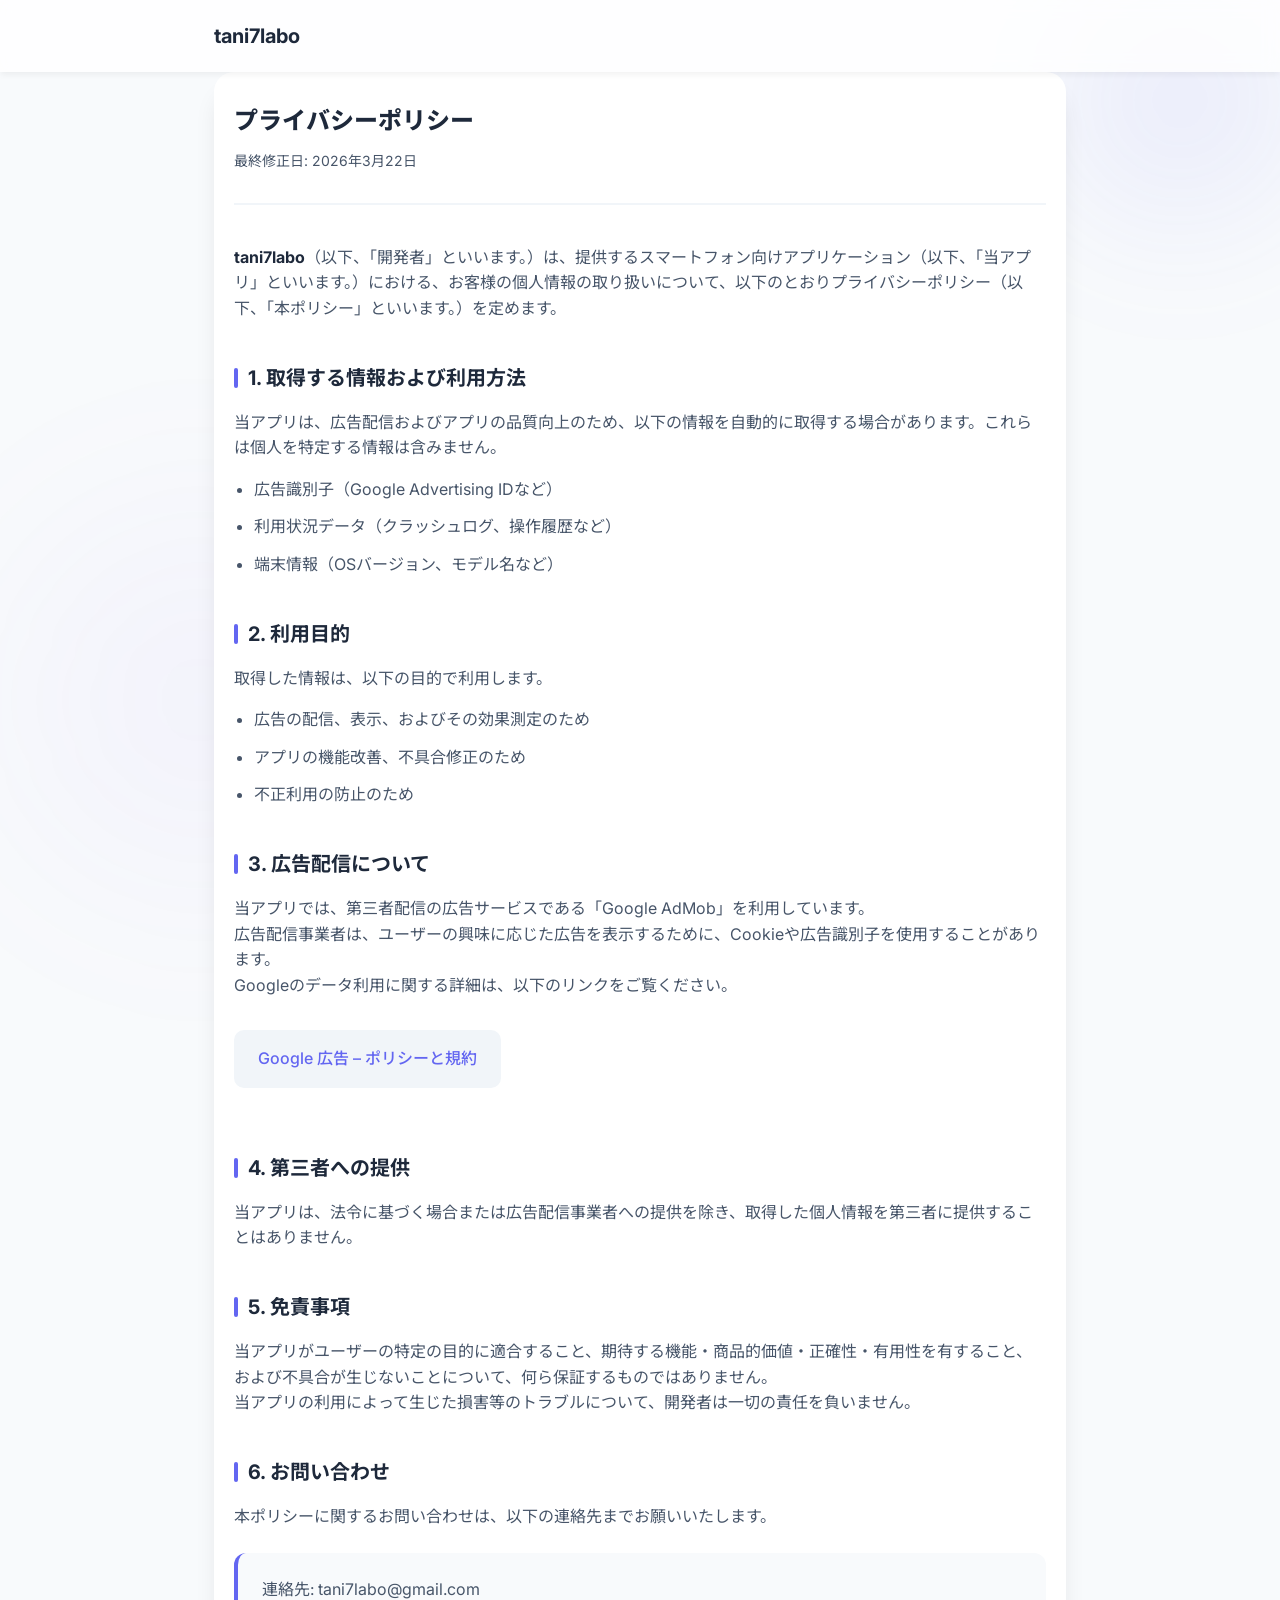
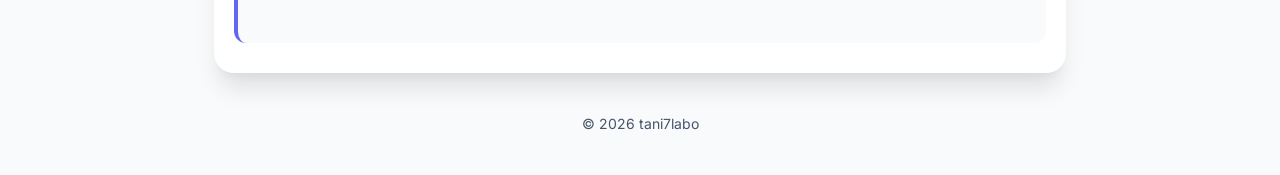
<file: docs/privacy.html>
<!DOCTYPE html>
<html lang="ja">

<head>
    <meta charset="UTF-8">
    <meta name="viewport" content="width=device-width, initial-scale=1.0">
    <title>プライバシーポリシー - tani7labo</title>
    <meta name="description" content="tani7laboが提供するアプリのプライバシーポリシーです。お客様の情報の取り扱いについて説明します。">
    <link rel="stylesheet" href="style.css">
    <link rel="preconnect" href="https://fonts.googleapis.com">
    <link rel="preconnect" href="https://fonts.gstatic.com" crossorigin>
    <link
        href="https://fonts.googleapis.com/css2?family=Inter:wght@400;500;700&family=Noto+Sans+JP:wght@400;500;700&display=swap"
        rel="stylesheet">
</head>

<body>
    <div class="background-blob"></div>
    <div class="background-blob-2"></div>

    <header>
        <div class="container">
            <div class="logo-container">
                <h1 id="site-title">tani7labo</h1>
            </div>
        </div>
    </header>

    <main class="container">
        <section class="policy-card">
            <div class="policy-header">
                <h2>プライバシーポリシー</h2>
                <p class="effective-date">最終修正日: 2026年3月22日</p>
            </div>

            <div class="policy-content">
                <p>
                    <strong>tani7labo</strong>（以下、「開発者」といいます。）は、提供するスマートフォン向けアプリケーション（以下、「当アプリ」といいます。）における、お客様の個人情報の取り扱いについて、以下のとおりプライバシーポリシー（以下、「本ポリシー」といいます。）を定めます。
                </p>

                <h3>1. 取得する情報および利用方法</h3>
                <p>
                    当アプリは、広告配信およびアプリの品質向上のため、以下の情報を自動的に取得する場合があります。これらは個人を特定する情報は含みません。
                </p>
                <ul>
                    <li>広告識別子（Google Advertising IDなど）</li>
                    <li>利用状況データ（クラッシュログ、操作履歴など）</li>
                    <li>端末情報（OSバージョン、モデル名など）</li>
                </ul>

                <h3>2. 利用目的</h3>
                <p>
                    取得した情報は、以下の目的で利用します。
                </p>
                <ul>
                    <li>広告の配信、表示、およびその効果測定のため</li>
                    <li>アプリの機能改善、不具合修正のため</li>
                    <li>不正利用の防止のため</li>
                </ul>

                <h3>3. 広告配信について</h3>
                <p>
                    当アプリでは、第三者配信の広告サービスである「Google AdMob」を利用しています。<br>
                    広告配信事業者は、ユーザーの興味に応じた広告を表示するために、Cookieや広告識別子を使用することがあります。<br>
                    Googleのデータ利用に関する詳細は、以下のリンクをご覧ください。
                </p>
                <div class="link-card">
                    <a href="https://policies.google.com/technologies/ads?hl=ja" target="_blank">Google 広告 – ポリシーと規約</a>
                </div>

                <h3>4. 第三者への提供</h3>
                <p>
                    当アプリは、法令に基づく場合または広告配信事業者への提供を除き、取得した個人情報を第三者に提供することはありません。
                </p>

                <h3>5. 免責事項</h3>
                <p>
                    当アプリがユーザーの特定の目的に適合すること、期待する機能・商品的価値・正確性・有用性を有すること、および不具合が生じないことについて、何ら保証するものではありません。<br>
                    当アプリの利用によって生じた損害等のトラブルについて、開発者は一切の責任を負いません。
                </p>

                <h3>6. お問い合わせ</h3>
                <p>
                    本ポリシーに関するお問い合わせは、以下の連絡先までお願いいたします。
                </p>
                <div class="contact-info">
                    <p>連絡先: tani7labo@gmail.com</p>
                </div>
            </div>
        </section>
    </main>

    <footer>
        <div class="container">
            <p>&copy; 2026 tani7labo</p>
        </div>
    </footer>
</body>

</html>
</file>
<file: docs/style.css>
:root {
    --primary-color: #6366f1;
    --primary-hover: #4f46e5;
    --background-color: #f8fafc;
    --card-background: #ffffff;
    --text-primary: #1e293b;
    --text-secondary: #475569;
    --accent-color: #8b5cf6;
    --font-family: 'Inter', 'Noto Sans JP', sans-serif;
}

* {
    margin: 0;
    padding: 0;
    box-sizing: border-box;
}

body {
    font-family: var(--font-family);
    background-color: var(--background-color);
    color: var(--text-primary);
    line-height: 1.6;
    overflow-x: hidden;
    min-height: 100vh;
    display: flex;
    flex-direction: column;
}

/* Background Blobs for specific look */
.background-blob {
    position: fixed;
    top: -100px;
    right: -100px;
    width: 400px;
    height: 400px;
    background: radial-gradient(circle, rgba(99, 102, 241, 0.1) 0%, rgba(99, 102, 241, 0) 70%);
    z-index: -1;
    filter: blur(50px);
}

.background-blob-2 {
    position: fixed;
    bottom: -100px;
    left: -100px;
    width: 600px;
    height: 600px;
    background: radial-gradient(circle, rgba(139, 92, 246, 0.05) 0%, rgba(139, 92, 246, 0) 70%);
    z-index: -1;
    filter: blur(60px);
}

.container {
    max-width: 900px;
    margin: 0 auto;
    padding: 0 24px;
    width: 100%;
}

header {
    background: rgba(255, 255, 255, 0.8);
    backdrop-filter: blur(8px);
    width: 100%;
    padding: 20px 0;
    box-shadow: 0 4px 6px -1px rgba(0, 0, 0, 0.05);
    position: sticky;
    top: 0;
    z-index: 10;
}

.logo-container {
    display: flex;
    align-items: center;
    gap: 16px;
}

.app-icon {
    width: 40px;
    height: 40px;
    border-radius: 10px;
    object-fit: cover;
    box-shadow: 0 4px 12px rgba(99, 102, 241, 0.3);
}

h1 {
    font-size: 20px;
    font-weight: 700;
}

main {
    flex: 1;
    padding: 40px 0;
}

.policy-card {
    background-color: var(--card-background);
    padding: 60px;
    border-radius: 20px;
    box-shadow: 0 20px 25px -5px rgba(0, 0, 0, 0.1), 0 10px 10px -5px rgba(0, 0, 0, 0.04);
}

.policy-header {
    border-bottom: 2px solid #f1f5f9;
    padding-bottom: 30px;
    margin-bottom: 40px;
}

.policy-header h2 {
    font-size: 32px;
    font-weight: 800;
    margin-bottom: 10px;
}

.effective-date {
    color: var(--text-secondary);
    font-size: 14px;
}

.policy-content h3 {
    font-size: 20px;
    font-weight: 700;
    margin: 40px 0 16px;
    color: var(--text-primary);
    position: relative;
    padding-left: 14px;
}

.policy-content h3::before {
    content: '';
    position: absolute;
    left: 0;
    top: 6px;
    bottom: 6px;
    width: 4px;
    background-color: var(--primary-color);
    border-radius: 2px;
}

.policy-content p {
    margin-bottom: 16px;
    color: var(--text-secondary);
}

.policy-content ul {
    margin-bottom: 24px;
    padding-left: 20px;
    color: var(--text-secondary);
}

.policy-content ul li {
    margin-bottom: 12px;
}

.policy-content strong {
    color: var(--text-primary);
}

.policy-content a {
    color: var(--primary-color);
    text-decoration: none;
    font-weight: 500;
    transition: color 0.2s;
}

.policy-content a:hover {
    color: var(--primary-hover);
    text-decoration: underline;
}

.link-card {
    background-color: #f1f5f9;
    padding: 16px 24px;
    border-radius: 10px;
    margin: 16px 0 24px;
    display: inline-block;
    transition: transform 0.2s, background-color 0.2s;
}

.link-card:hover {
    transform: translateY(-2px);
    background-color: #e2e8f0;
}

.contact-info {
    background-color: #f8fafc;
    padding: 24px;
    border-radius: 12px;
    margin-top: 24px;
    border-left: 4px solid var(--primary-color);
}

footer {
    padding: 40px 0;
    text-align: center;
    color: var(--text-secondary);
    font-size: 14px;
}

.app-grid {
    display: grid;
    grid-template-columns: 1fr 1fr;
    gap: 16px;
    margin: 16px 0 32px;
}

.app-card {
    background: #f8fafc;
    border: 1px solid #e2e8f0;
    border-radius: 14px;
    padding: 20px;
    display: flex;
    flex-direction: column;
    gap: 12px;
    transition: transform 0.2s, box-shadow 0.2s;
}

.app-card:hover {
    transform: translateY(-2px);
    box-shadow: 0 8px 20px rgba(0,0,0,0.08);
}

.app-card-header {
    display: flex;
    align-items: center;
    gap: 12px;
}

.app-card-icon {
    width: 48px;
    height: 48px;
    border-radius: 12px;
    display: flex;
    align-items: center;
    justify-content: center;
    font-size: 22px;
    flex-shrink: 0;
}

.app-card-name {
    font-weight: 700;
    font-size: 16px;
    color: var(--text-primary);
}

.app-card-platform {
    font-size: 11px;
    color: var(--text-secondary);
    margin-top: 2px;
}

.app-card-desc {
    font-size: 13px;
    color: var(--text-secondary);
    line-height: 1.6;
    flex: 1;
    margin: 0;
}

.app-store-btn {
    display: inline-block;
    font-size: 13px;
    font-weight: 500;
    color: var(--primary-color);
    text-decoration: none;
    transition: color 0.2s;
}

.app-store-btn:hover {
    color: var(--primary-hover);
}

@media (max-width: 640px) {
    .app-grid {
        grid-template-columns: 1fr;
    }
}
    .policy-card {
        padding: 30px 20px;
    }

    .policy-header h2 {
        font-size: 24px;
    }
}
</file>
